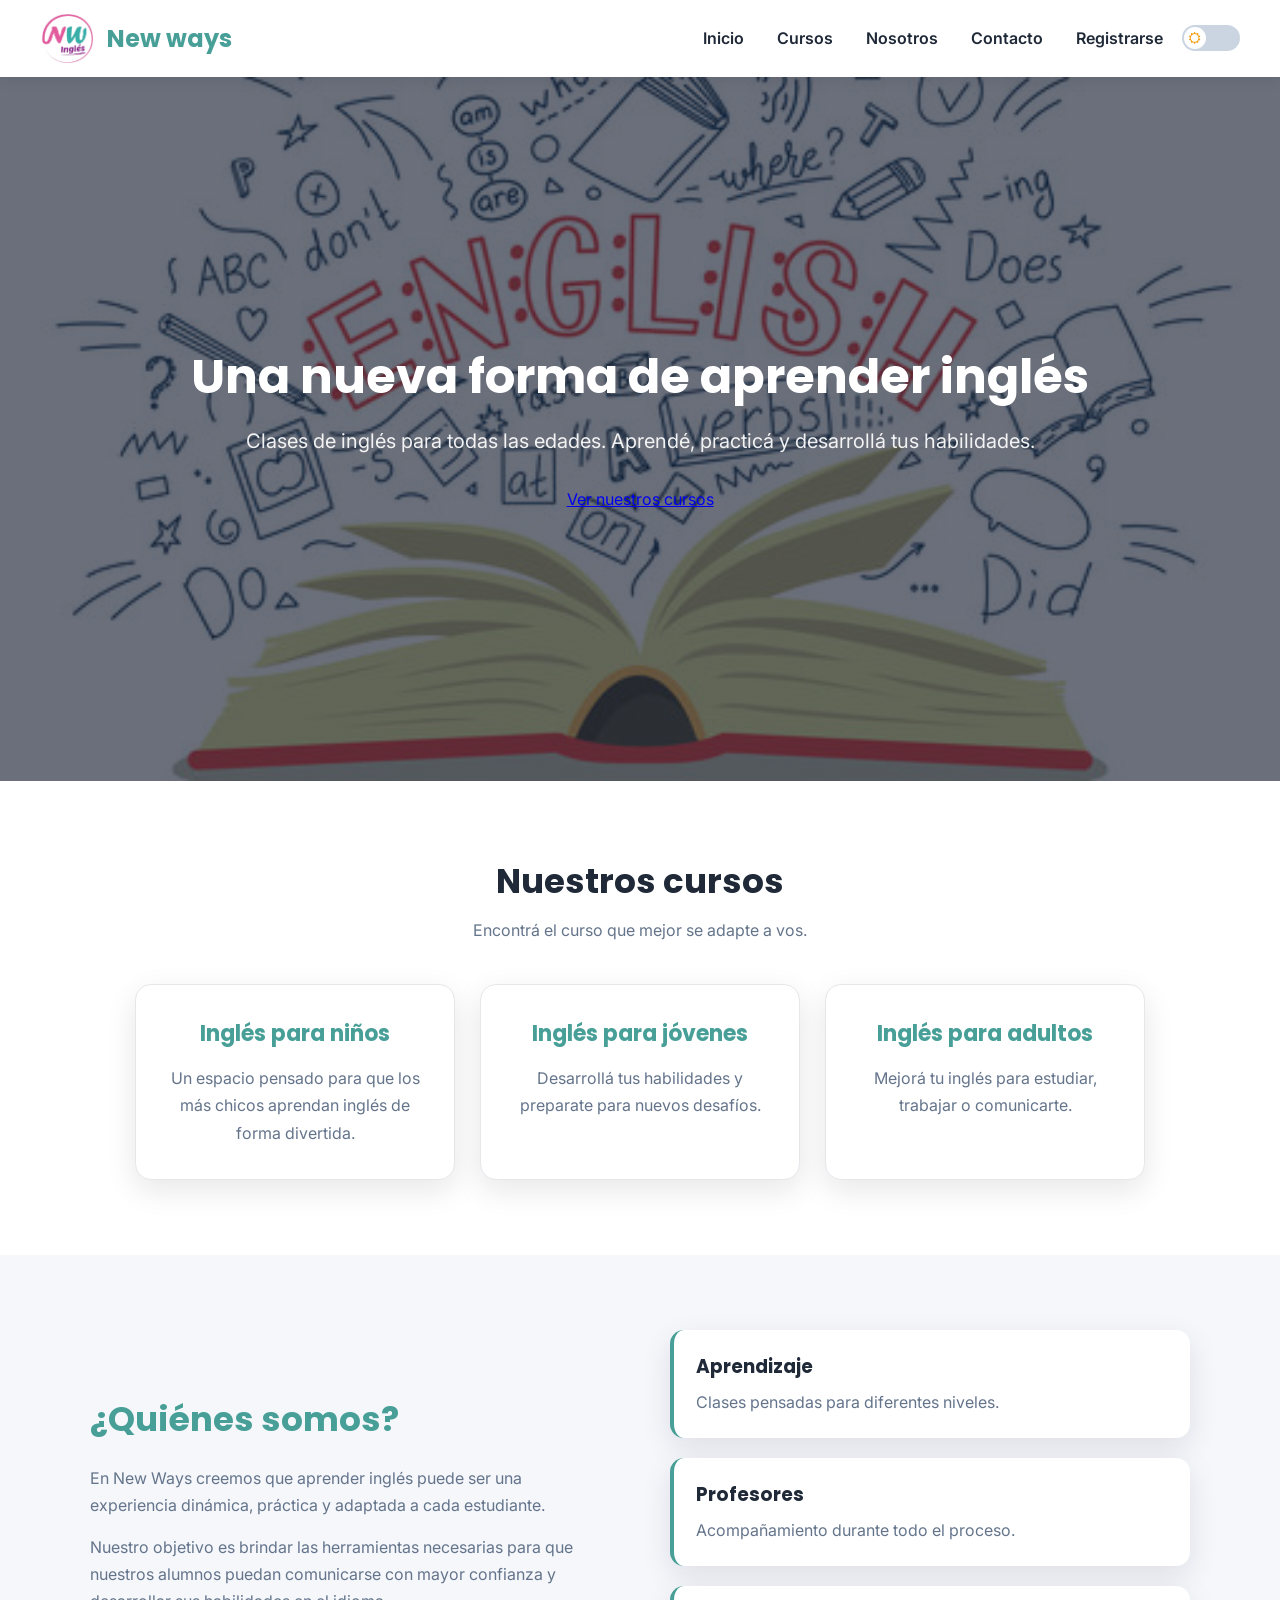
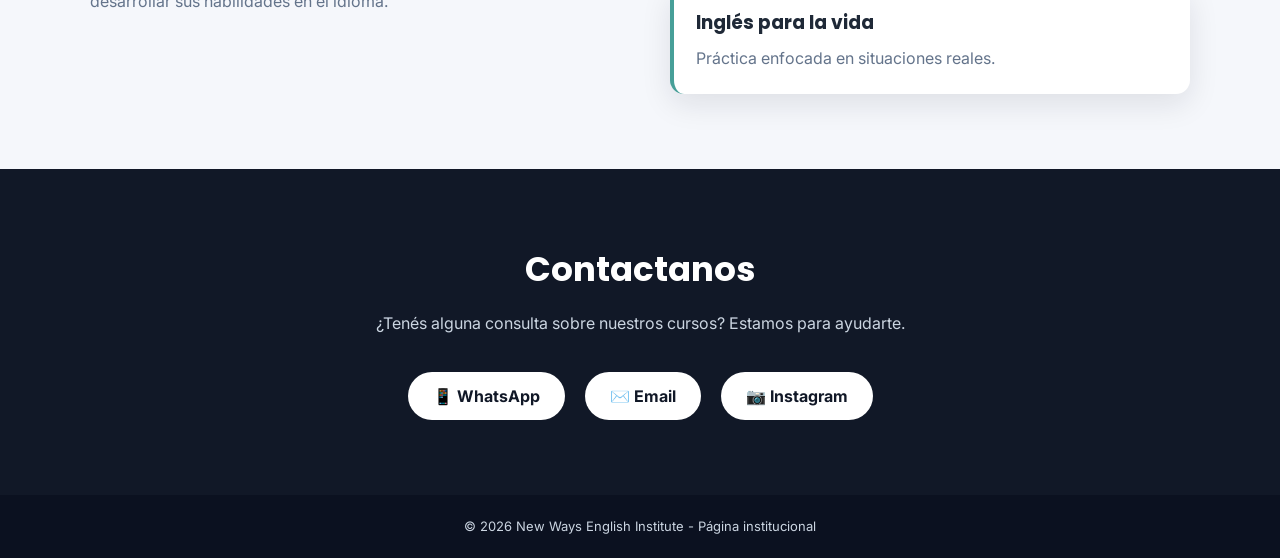
<file: index.html>
<!DOCTYPE html>
<html lang="es">
<head>
    <meta charset="UTF-8">
    <meta name="viewport" content="width=device-width, initial-scale=1.0">
    
    <title>New ways - Instituto de Inglés</title>

     <script>
        if (localStorage.getItem("modo") === "claro") {
            document.documentElement.classList.add("modo-claro-pre");
        }
    </script>

    <link rel="icon" type="image/png" href="img/favicon.png">
    
    <link rel="preconnect" href="https://fonts.googleapis.com">
    <link rel="preconnect" href="https://fonts.gstatic.com" crossorigin>
    <link href="https://fonts.googleapis.com/css2?family=Inter:wght@400;500;600;700&family=Poppins:wght@400;500;600;700;800&display=swap" rel="stylesheet">
    
    <link rel="stylesheet" href="https://maxcdn.bootstrapcdn.com/font-awesome/4.7.0/css/font-awesome.min.css">
    <link rel="stylesheet" href="style.css">
</head>

<body>

<header class="header">
  <div class="header-container">

    <div class="header-left">
      <img src="img/Logo.png" class="logo">
      <h1>New ways</h1>
    </div>

    <nav class="menu">
        <a href="index.html">Inicio</a>
        <a href="#cursos">Cursos</a>
        <a href="#nosotros">Nosotros</a>
        <a href="#contacto">Contacto</a>
        <a href="form.html">Registrarse</a>
        
        <div class="toggle-container">
            <input type="checkbox" id="modoToggle">
            <label for="modoToggle" class="toggle"></label>
        </div>
    </nav>

  </div>
</header>

<section class="hero" id="inicio">
    <div>
            <h1>Una nueva forma de aprender inglés</h1>
  
            <p>
                Clases de inglés para todas las edades.
                Aprendé, practicá y desarrollá tus habilidades.
            </p>

            <a href="#cursos" class="hero_button">Ver nuestros cursos</a>
    </div>
</section>

<section id="cursos" class="cursos">
    <h2>Nuestros cursos</h2>

    <p>
        Encontrá el curso que mejor se adapte a vos.
    </p>

    <div class="cursos-container">
        <article class="curso">
            <h3>Inglés para niños</h3>
            <p>
                Un espacio pensado para que los más chicos
                aprendan inglés de forma divertida.
            </p>
        </article>

        <article class="curso">
            <h3>Inglés para jóvenes</h3>
            <p>
                Desarrollá tus habilidades y preparate
                para nuevos desafíos.
            </p>
        </article>

        <article class="curso">
            <h3>Inglés para adultos</h3>
            <p>
                Mejorá tu inglés para estudiar, trabajar
                o comunicarte.
            </p>
        </article>
    </div>
</section>

<section id="nosotros" class="nosotros">
    <div class="nosotros-content">

        <div class="nosotros-texto">
            <h2>¿Quiénes somos?</h2>

            <p>
                En New Ways creemos que aprender inglés
                puede ser una experiencia dinámica, práctica
                y adaptada a cada estudiante.
            </p>

            <p>
                Nuestro objetivo es brindar las herramientas
                necesarias para que nuestros alumnos puedan
                comunicarse con mayor confianza y desarrollar
                sus habilidades en el idioma.
            </p>
        </div>

        <div class="nosotros-info">
            <div>
                <h3>Aprendizaje</h3>
                <p>Clases pensadas para diferentes niveles.</p>
            </div>

            <div>
                <h3>Profesores</h3>
                <p>Acompañamiento durante todo el proceso.</p>
            </div>

            <div>
                <h3>Inglés para la vida</h3>
                <p>Práctica enfocada en situaciones reales.</p>
            </div>
        </div>

    </div>
</section>

<section id="contacto" class="contacto">
    <div class="contacto-content">

        <h2>Contactanos</h2>

        <p>
            ¿Tenés alguna consulta sobre nuestros cursos?
            Estamos para ayudarte.
        </p>

        <div class="contacto-opciones">

            <a href="https://wa.me/5493446363061" target="_blank">
                📱 WhatsApp
            </a>

            <a href="mailto:info@newways.com">
                ✉️ Email
            </a>

            <a href="https://www.instagram.com/newwaysingles?igsi=ZXQ5dHpyY3lpdjdw" target="_blank">
                📷 Instagram
            </a>

        </div>

    </div>
</section>


<footer>
    <p>© 2026 New Ways English Institute - Página institucional</p>
</footer>

<script src="script.js"></script>
</body>
</html>
</file>
<file: style.css>
/* =========================================================
NEW WAYS - INSTITUTO DE INGLÉS
========================================================= */

/* ===== VARIABLES ===== */

:root {
--azul: #479f98;
--azul-oscuro: #1e40af;
--azul-claro: #eff6ff;

--amarillo: #fbbf24;

--blanco: #ffffff;
--fondo: #f5f7fb;

--texto: #1f2937;
--texto-suave: #64748b;

--oscuro: #111827;
--oscuro-secundario: #1f2937;

--borde: #e5e7eb;

--sombra: 0 10px 30px rgba(15, 23, 42, 0.10);

--transicion: 0.3s ease;

}

/* ===== RESET ===== */

* {
  box-sizing: border-box;
  margin: 0;
  padding: 0;
  }

html {
scroll-behavior: smooth;
}

body {
font-family: 'Inter', Arial, sans-serif;
background: var(--fondo);
color: var(--texto);
transition: background var(--transicion), color var(--transicion);
}

h1, h2, h3, h4, h5, h6,
.header-left h1,
.hero-button {
    font-family: 'Poppins', sans-serif;
}

p {
line-height: 1.7;
}

/* =========================================================
HEADER
========================================================= */

header {
background: var(--blanco);
padding: 12px 30px;
position: sticky;
top: 0;
z-index: 1000;
box-shadow: 0 2px 15px rgba(15, 23, 42, 0.08);
transition: background var(--transicion), color var(--transicion);
}

.header-container {
display: flex;
align-items: center;
justify-content: space-between;
max-width: 1200px;
margin: auto;
}

.header-left {
display: flex;
align-items: center;
gap: 12px;
}

.header-left h1 {
color: var(--azul);
font-size: 24px;
}

/* ===== LOGO ===== */

.logo {
width: 55px;
height: auto;
/* Quitamos el brillo blanco exagerado
   que tenía el diseño anterior */
filter: none;
}

/* =========================================================
MENU
========================================================= */

.menu {
display: flex;
align-items: center;
gap: 5px;
}

.menu a {
color: var(--texto);
text-decoration: none;
font-weight: 600;
padding: 9px 14px;
border-radius: 8px;
transition: var(--transicion);
}

.menu a:hover {
color: var(--azul);
background: var(--azul-claro);
}

/* =========================================================
HERO
========================================================= */

.hero {
min-height: clamp(450px, 55vw, 750px);
display: flex;
align-items: center;
justify-content: center;
text-align: center;
padding: 70px 20px;
color: var(--blanco);

background-image:
    linear-gradient(
        rgba(15, 23, 42, 0.62),
        rgba(15, 23, 42, 0.62)
    ),
    url("img/hero.jpg");

background-size: cover;
background-position: center 70%;
background-repeat: no-repeat;
}

.hero-content {
max-width: 780px;
}

.hero h1 {
font-size: 48px;
line-height: 1.15;
margin-bottom: 20px;
}

.hero p {
font-size: 20px;
line-height: 1.6;
margin-bottom: 32px;
opacity: 0.92;
}

/* ===== BOTÓN DEL HERO ===== */

.hero-button {
display: inline-block;
padding: 14px 30px;
background: var(--azul);
color: var(--blanco);
text-decoration: none;
border-radius: 30px;
font-weight: 700;
transition: var(--transicion);
}

.hero-button:hover {
background: var(--azul-oscuro);
transform: translateY(-3px);
box-shadow:
    0 8px 20px rgba(37, 99, 235, 0.35);
}

/* =========================================================
CURSOS
========================================================= */

.cursos {
background: var(--blanco);
color: var(--texto);
text-align: center;
padding: 75px 20px;
}

.cursos h2 {
color: var(--texto);
font-size: 34px;
margin-bottom: 10px;
}

.cursos > p {
color: var(--texto-suave);
margin-bottom: 40px;
}

/* ===== CONTENEDOR DE TARJETAS ===== */

.cursos-container {
display: flex;
justify-content: center;
gap: 25px;
max-width: 1100px;
margin: auto;
}

/* ===== TARJETA ===== */

.curso {
flex: 1;
max-width: 320px;
padding: 32px 25px;
background: var(--blanco);
border: 1px solid var(--borde);
border-radius: 16px;
box-shadow: var(--sombra);
transition: var(--transicion);
}

.curso:hover {
transform: translateY(-8px);
border-color: var(--azul);
box-shadow:
    0 15px 35px rgba(37, 99, 235, 0.15);
}

.curso h3 {
color: var(--azul);
font-size: 22px;
margin-bottom: 15px;
}

.curso p {
color: var(--texto-suave);
}

/* =========================================================
NOSOTROS
========================================================= */

.nosotros {
background: var(--fondo);
padding: 75px 20px;
}

.nosotros-content {
max-width: 1100px;
margin: auto;
display: flex;
align-items: center;
gap: 60px;
}

/* ===== TEXTO ===== */

.nosotros-texto {
flex: 1;
}

.nosotros-texto h2 {
color: var(--azul);
font-size: 34px;
margin-bottom: 20px;
}

.nosotros-texto p {
color: var(--texto-suave);
margin-bottom: 15px;
}

/* ===== INFORMACIÓN ===== */

.nosotros-info {
flex: 1;
display: flex;
flex-direction: column;
gap: 20px;
}

.nosotros-info > div {
background: var(--blanco);
padding: 22px;
border-radius: 14px;
border-left: 4px solid var(--azul);
box-shadow: var(--sombra);
transition: var(--transicion);
}

.nosotros-info > div:hover {
transform: translateX(8px);
}

.nosotros-info h3 {
color: var(--texto);
margin-bottom: 8px;
}

.nosotros-info p {
color: var(--texto-suave);
}

/* =========================================================
CONTACTO
========================================================= */

.contacto {
background: var(--oscuro);
color: var(--blanco);
text-align: center;
padding: 75px 20px;
}

.contacto-content {
max-width: 900px;
margin: auto;
}

.contacto h2 {
font-size: 34px;
margin-bottom: 15px;
}

.contacto p {
color: #cbd5e1;
margin-bottom: 35px;
}

/* ===== OPCIONES DE CONTACTO ===== */

.contacto-opciones {
display: flex;
justify-content: center;
gap: 20px;
flex-wrap: wrap;
}

.contacto-opciones a {
display: inline-block;
padding: 14px 25px;
background: var(--blanco);
color: var(--oscuro);
text-decoration: none;
border-radius: 30px;
font-weight: 700;
transition: var(--transicion);
}

.contacto-opciones a:hover {
background: var(--amarillo);
transform: translateY(-5px);
}

/* =========================================================
FOOTER
========================================================= */

footer {
background: #0b1120;
text-align: center;
font-size: 13px;
color: #cbd5e1;
padding: 20px;
margin: 0;
}

/* =========================================================
INTERRUPTOR MODO OSCURO
========================================================= */

.toggle-container {
display: flex;
align-items: center;
}

#modoToggle {
display: none;
}

.toggle {
width: 58px;
height: 26px;
background: #cbd5e1;
border-radius: 50px;
position: relative;
cursor: pointer;
transition: var(--transicion);
}

/* ===== CÍRCULO ===== */

.toggle::before {
content: "\f185";
font-family: FontAwesome;
position: absolute;
width: 22px;
height: 22px;
background: var(--blanco);
color: #f59e0b;
border-radius: 50%;
top: 2px;
left: 2px;
display: flex;
align-items: center;
justify-content: center;
font-size: 12px;
transition: var(--transicion);
}

/* ===== INTERRUPTOR ACTIVADO ===== */

#modoToggle:checked + .toggle {
background: #334155;
}

#modoToggle:checked + .toggle::before {
content: "\f186";
font-family: FontAwesome;
color: var(--amarillo);
transform: translateX(32px);
}

/* =========================================================
MODO OSCURO
========================================================= */

body.modo-claro {
background: #0f172a;
color: #e5e7eb;
}

/* ===== HEADER ===== */

body.modo-claro header {
background: #111827;
}

body.modo-claro .header-left h1 {
color: #2aa89e;
}

/* ===== MENU ===== */

body.modo-claro .menu a {
color: #e5e7eb;
}

body.modo-claro .menu a:hover {
color: #60a5fa;
background: #1e293b;
}

/* ===== CURSOS ===== */

body.modo-claro .cursos {
background: #111827;
color: #e5e7eb;
}

body.modo-claro .cursos h2 {
color: #e5e7eb;
}

body.modo-claro .cursos > p {
color: #cbd5e1;
}

body.modo-claro .curso {
background: #1e293b;
border-color: #334155;
}

body.modo-claro .curso p {
color: #cbd5e1;
}

/* ===== NOSOTROS ===== */

body.modo-claro .nosotros {
background: #0f172a;
}

body.modo-claro .nosotros-texto h2 {
color: #2aa89e;
}

body.modo-claro .nosotros-texto p {
color: #cbd5e1;
}

body.modo-claro .nosotros-info > div {
background: #1e293b;
}

body.modo-claro .nosotros-info h3 {
color: #e5e7eb;
}

body.modo-claro .nosotros-info p {
color: #cbd5e1;
}

/* =========================================================
RESPONSIVE - TABLET
========================================================= */

@media (max-width: 800px) {

.header-container {
    flex-wrap: wrap;
    gap: 15px;
}

.menu {
    order: 3;
    width: 100%;
    justify-content: center;
}

.hero h1 {
    font-size: 38px;
}

.cursos-container {
    flex-wrap: wrap;
}

.curso {
    min-width: 260px;
}

.nosotros-content {
    flex-direction: column;
    gap: 35px;
}


}

/* =========================================================
RESPONSIVE - CELULAR
========================================================= */

@media (max-width: 600px) {

header {
    padding: 10px 15px;
}

.header-left h1 {
    font-size: 20px;
}

.logo {
    width: 45px;
}

.menu {
    gap: 2px;
}

.menu a {
    padding: 7px 8px;

    font-size: 14px;
}

/* ===== HERO ===== */

.hero {
    min-height: 450px;
    padding: 50px 15px;
}

.hero h1 {
    font-size: 30px;
}

.hero p {
    font-size: 17px;
}


/* ===== SECCIONES ===== */

.cursos,
.nosotros,
.contacto {
    padding: 55px 15px;
}

.cursos h2,
.nosotros-texto h2,
.contacto h2 {
    font-size: 28px;
}


/* ===== TARJETAS ===== */

.curso {
    min-width: 100%;
}


/* ===== CONTACTO ===== */

.contacto-opciones {
    flex-direction: column;

    align-items: center;
}

.contacto-opciones a {
    width: 90%;

    max-width: 300px;
}

}

/* =========================================================
FORMULARIO DE REGISTRO
========================================================= */

.form-section {
min-height: calc(100vh - 80px);
display: flex;
align-items: center;
justify-content: center;
padding: 50px 20px;
background: var(--fondo);
}

.form-card {
width: 100%;
max-width: 460px;
background: var(--blanco);
border-radius: 20px;
box-shadow: var(--sombra);
padding: 40px 35px;
transition: var(--transicion);
}

.form-card h2 {
color: var(--azul);
font-size: 26px;
margin-bottom: 6px;
text-align: center;
}

.form-card > p {
color: var(--texto-suave);
text-align: center;
margin-bottom: 28px;
font-size: 14px;
}

.form-card form {
display: flex;
flex-direction: column;
gap: 16px;
}

.form-row {
display: flex;
gap: 14px;
}

.form-card input {
width: 100%;
padding: 13px 16px;
border: 1px solid var(--borde);
border-radius: 10px;
font-family: 'Inter', sans-serif;
font-size: 15px;
color: var(--texto);
background: var(--fondo);
transition: var(--transicion);
}

.form-card input::placeholder {
color: var(--texto-suave);
}

.form-card input:focus {
outline: none;
border-color: var(--azul);
background: var(--blanco);
box-shadow: 0 0 0 3px rgba(71, 159, 152, 0.15);
}

.form-date-label {
font-size: 13px;
color: var(--texto-suave);
display: flex;
flex-direction: column;
gap: 6px;
}

.form-card button {
margin-top: 8px;
border: none;
cursor: pointer;
font-size: 16px;
font-family: inherit;
}

@media (max-width: 500px) {
.form-row {
    flex-direction: column;
    gap: 16px;
}
}

/* ===== LOGIN ===== */

.form-switch {
text-align: center;
margin-top: 20px;
font-size: 14px;
color: var(--texto-suave);
}

.form-switch a {
color: var(--azul);
font-weight: 600;
text-decoration: none;
}

.form-switch a:hover {
text-decoration: underline;
}

body.modo-claro .form-switch {
color: #cbd5e1;
}


/* ===== MODO OSCURO ===== */

body.modo-claro .form-card {
background: #1e293b;
}

body.modo-claro .form-card > p {
color: #cbd5e1;
}

body.modo-claro .form-card input {
background: #0f172a;
border-color: #334155;
color: #e5e7eb;
}

body.modo-claro .form-card input::placeholder {
color: #94a3b8;
}

body.modo-claro .form-date-label {
color: #cbd5e1;
}

/* =========================================================
ADMIN & TABLAS
========================================================= */

.form-section {
    min-height: calc(100vh - 80px);
    display: flex;
    justify-content: center;
    align-items: flex-start;
    padding: 40px 20px;
    background: var(--fondo);
}

/* Redefinimos la tarjeta específicamente para tablas de administración */
.form-card.admin-table-card {
    width: 100% !important;
    max-width: 1200px !important; /* Ancho cómodo para la pantalla */
    background: var(--blanco);
    border-radius: 20px;
    box-shadow: var(--sombra);
    padding: 35px 25px;
    box-sizing: border-box;
    overflow: hidden;
}

/* Cabecera mejor organizada: título a la izquierda, botón a la derecha */
.admin-card-header {
    display: flex;
    justify-content: space-between;
    align-items: center;
    margin-bottom: 25px;
    flex-wrap: wrap;
    gap: 15px;
}

.admin-card-header h2 {
    color: var(--azul);
    font-size: 28px;
    margin: 0;
}

/* Estilos de la tabla */
.admin-table-wrapper {
    width: 100%;
    overflow-x: auto; /* Permite scroll horizontal en pantallas muy chicas */
    margin-top: 10px;
    -webkit-overflow-scrolling: touch;
}

.admin-table {
    width: 100%;
    min-width: 600px;
    border-collapse: collapse;
}

.admin-table th,
.admin-table td {
    text-align: left;
    padding: 14px 16px;
    border-bottom: 1px solid var(--borde);
    white-space: nowrap; /* Evita que los textos largos o columnas se rompan */
}

.admin-table th {
    color: var(--texto-suave);
    font-weight: 600;
    letter-spacing: 0.3px;
    background-color: #f8fafc;
}

.admin-table a {
    color: var(--azul);
    text-decoration: none;
    font-weight: 500;
}

.admin-table a:hover {
    text-decoration: underline;
}

@media (max-width: 900px) {
    .header-container {
        flex-direction: column;
        gap: 10px;
    }

    .menu {
        flex-wrap: wrap;
        justify-content: center;
    }

    .menu a {
        padding: 6px 10px;
        font-size: 14px;
    }
}


/* =========================================================
SWEET ALERT
========================================================= */

button.btn-accion {
    background: transparent !important;
    border: none !important;
    outline: none !important;
    padding: 0 !important;
    margin: 0 !important;
    box-shadow: none !important;
    font: inherit !important;
    color:#479f98 !important; /* Ajusta este color al de tus enlaces (ej. verde/azul) */
    cursor: pointer !important;
}

button.btn-accion:hover {
    opacity: 0.8;
}

/* Color opcional si querés que tenga el azul/verde de Editar */
.btn-accion {
    color: #479f98; /* Cambiá este color por la variable de tu tema, ej: var(--azul) */
}

.btn-accion:hover {
    opacity: 0.8;
    text-decoration: underline;
}

.btn-link-eliminar {
    background:none; 
    border:none; 
    outline: none;
    color:#dc2626; 
    cursor:pointer; 
    font-size:inherit; 
    padding:0; 
    margin: 0;
}

.btn-link-eliminar:hover {
    opacity: 0.8;
    text-decoration: underline;
}
</file>
